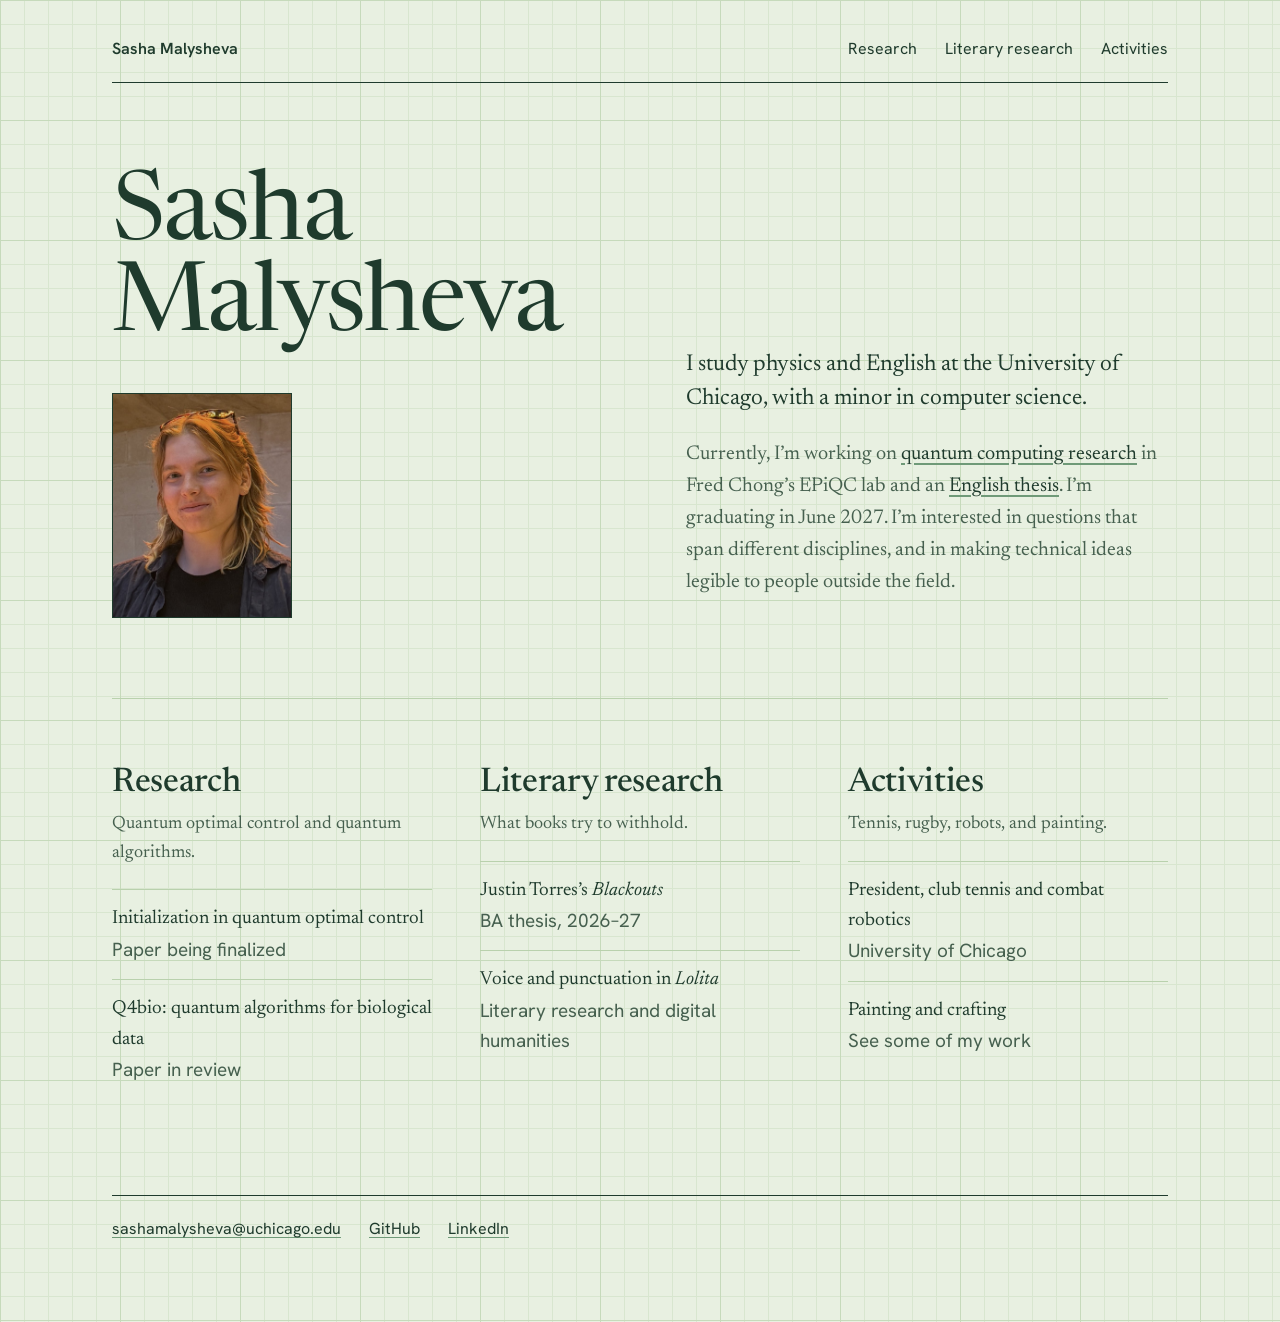
<file: index.html>
<!doctype html>
<html lang="en">
<head>
<meta charset="utf-8">
<meta name="viewport" content="width=device-width, initial-scale=1">
<title>Sasha Malysheva</title>
<meta name="description" content="Physics and English at the University of Chicago: quantum optimal control research, literary research, and painting.">
<link rel="preconnect" href="https://fonts.googleapis.com">
<link rel="preconnect" href="https://fonts.gstatic.com" crossorigin>
<link href="https://fonts.googleapis.com/css2?family=Newsreader:ital,opsz,wght@0,6..72,400;0,6..72,500;1,6..72,400&family=Hanken+Grotesk:wght@400;500;600&display=swap" rel="stylesheet">
<link rel="stylesheet" href="style.css">
</head>
<body>
<a class="skip" href="#main">Skip to content</a>
<div class="wrap">
<header class="site-header">
  <a class="wordmark" href="index.html">Sasha Malysheva</a>
  <nav class="site-nav" aria-label="Main">
    <ul>
      <li><a href="research.html">Research</a></li>
      <li><a href="literary.html">Literary research</a></li>
      <li><a href="activities.html">Activities</a></li>
    </ul>
  </nav>
</header>
<main id="main">

<section class="hero">
  <div class="hero-name">
    <h1>Sasha Malysheva</h1>
    <img class="portrait" src="images/sasha.jpg" alt="Sasha Malysheva" width="180" height="225">
  </div>
  <div class="hero-text">
    <p class="big">I study physics and English at the University of Chicago, with a minor in computer science.</p>
    <p class="soft">Currently, I&rsquo;m working on <a href="research.html">quantum computing research</a> in Fred Chong&rsquo;s EPiQC lab and an <a href="literary.html">English thesis</a>. I&rsquo;m graduating in June 2027. I&rsquo;m interested in questions that span different disciplines, and in making technical ideas legible to people outside the field.</p>
  </div>
</section>

<div class="columns">
  <section>
    <h2><a href="research.html">Research</a></h2>
    <p class="intro soft">Quantum optimal control and quantum algorithms.</p>
    <div class="item"><p>Initialization in quantum optimal control</p><p class="meta">Paper being finalized</p></div>
    <div class="item"><p>Q4bio: quantum algorithms for biological data</p><p class="meta">Paper in review</p></div>
  </section>
  <section>
    <h2><a href="literary.html">Literary research</a></h2>
    <p class="intro soft">What books try to withhold.</p>
    <div class="item"><p>Justin Torres&rsquo;s <i>Blackouts</i></p><p class="meta">BA thesis, 2026&ndash;27</p></div>
    <div class="item"><p>Voice and punctuation in <i>Lolita</i></p><p class="meta">Literary research and digital humanities</p></div>
  </section>
  <section>
    <h2><a href="activities.html">Activities</a></h2>
    <p class="intro soft">Tennis, rugby, robots, and painting.</p>
    <div class="item"><p>President, club tennis and combat robotics</p><p class="meta">University of Chicago</p></div>
    <div class="item"><p>Painting and crafting</p><p class="meta">See some of my work</p></div>
  </section>
</div>
</main>
<footer class="site-footer">
  <a href="mailto:sashamalysheva@uchicago.edu">sashamalysheva@uchicago.edu</a>
  <a href="https://github.com/s-a-s-h">GitHub</a>
  <a href="https://www.linkedin.com/in/sasha-malysheva-16aa75272/">LinkedIn</a>
</footer>
</div>
</body>
</html>
</file>
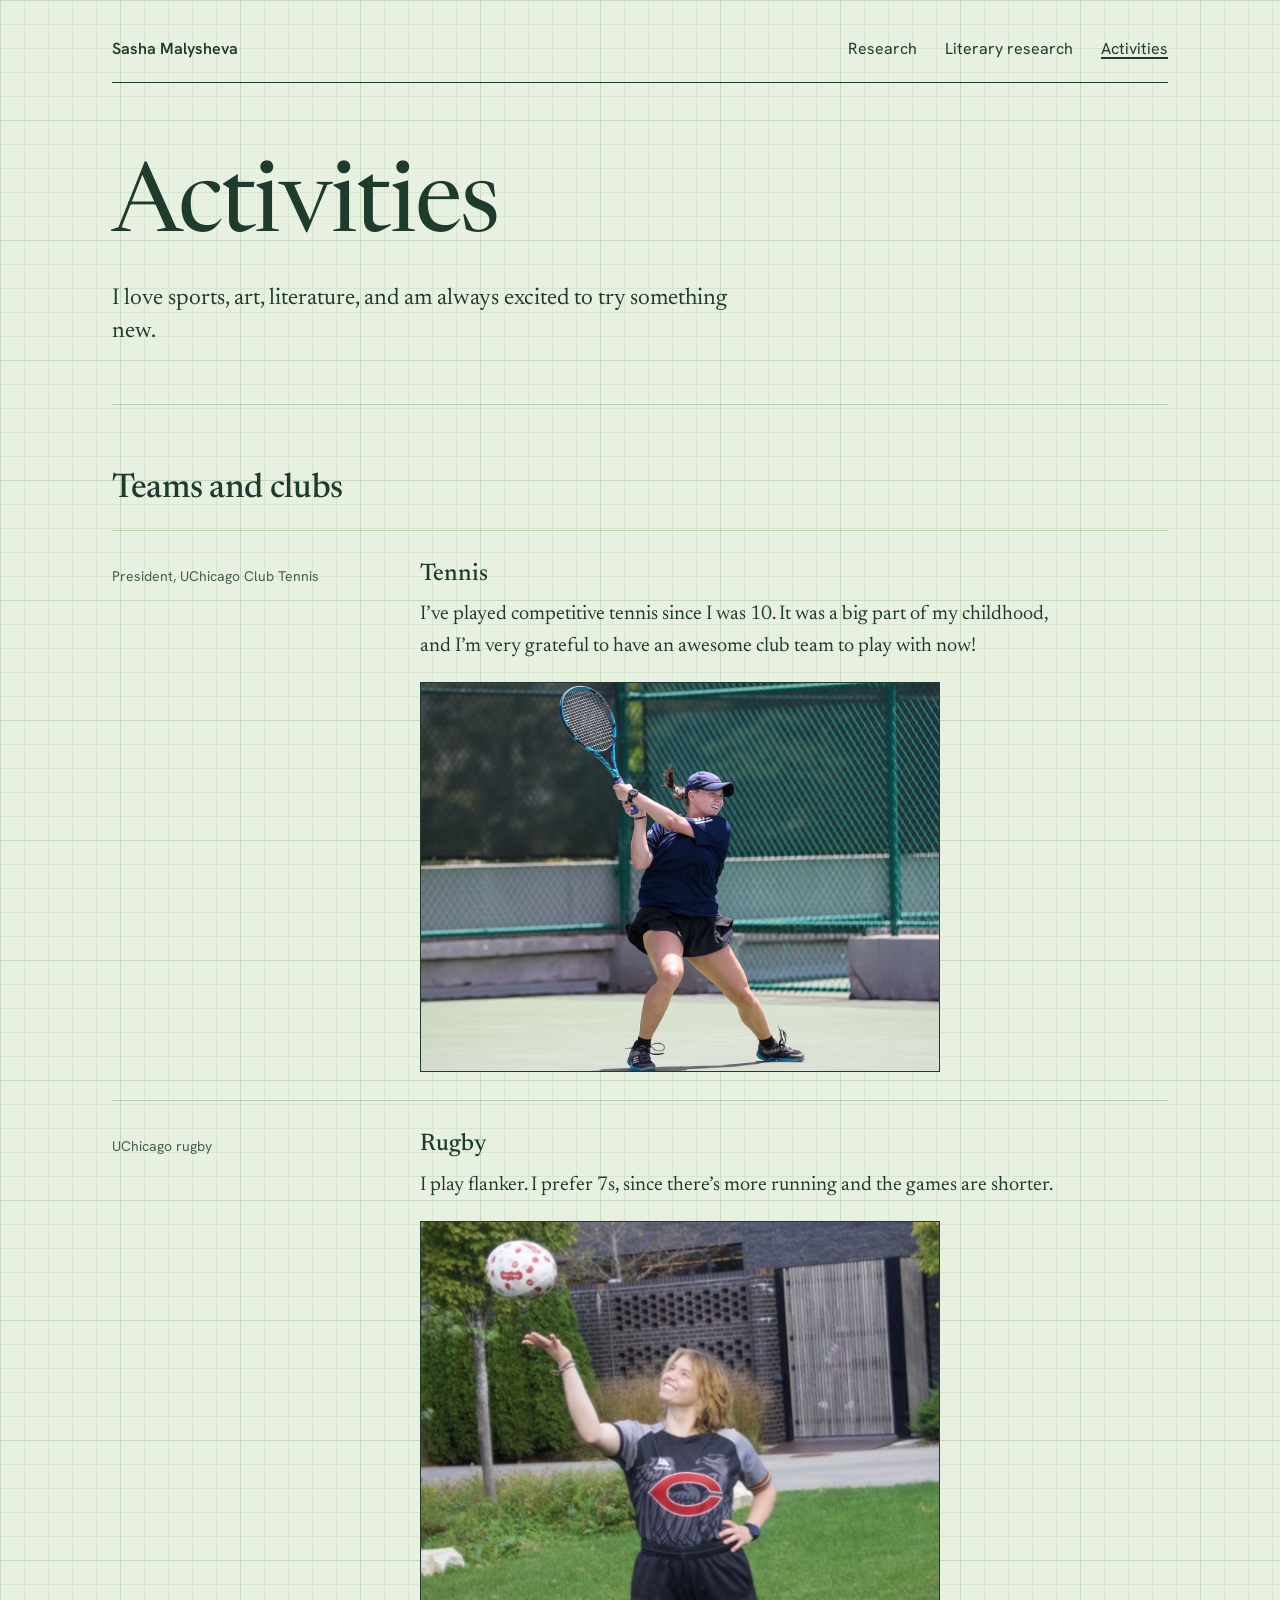
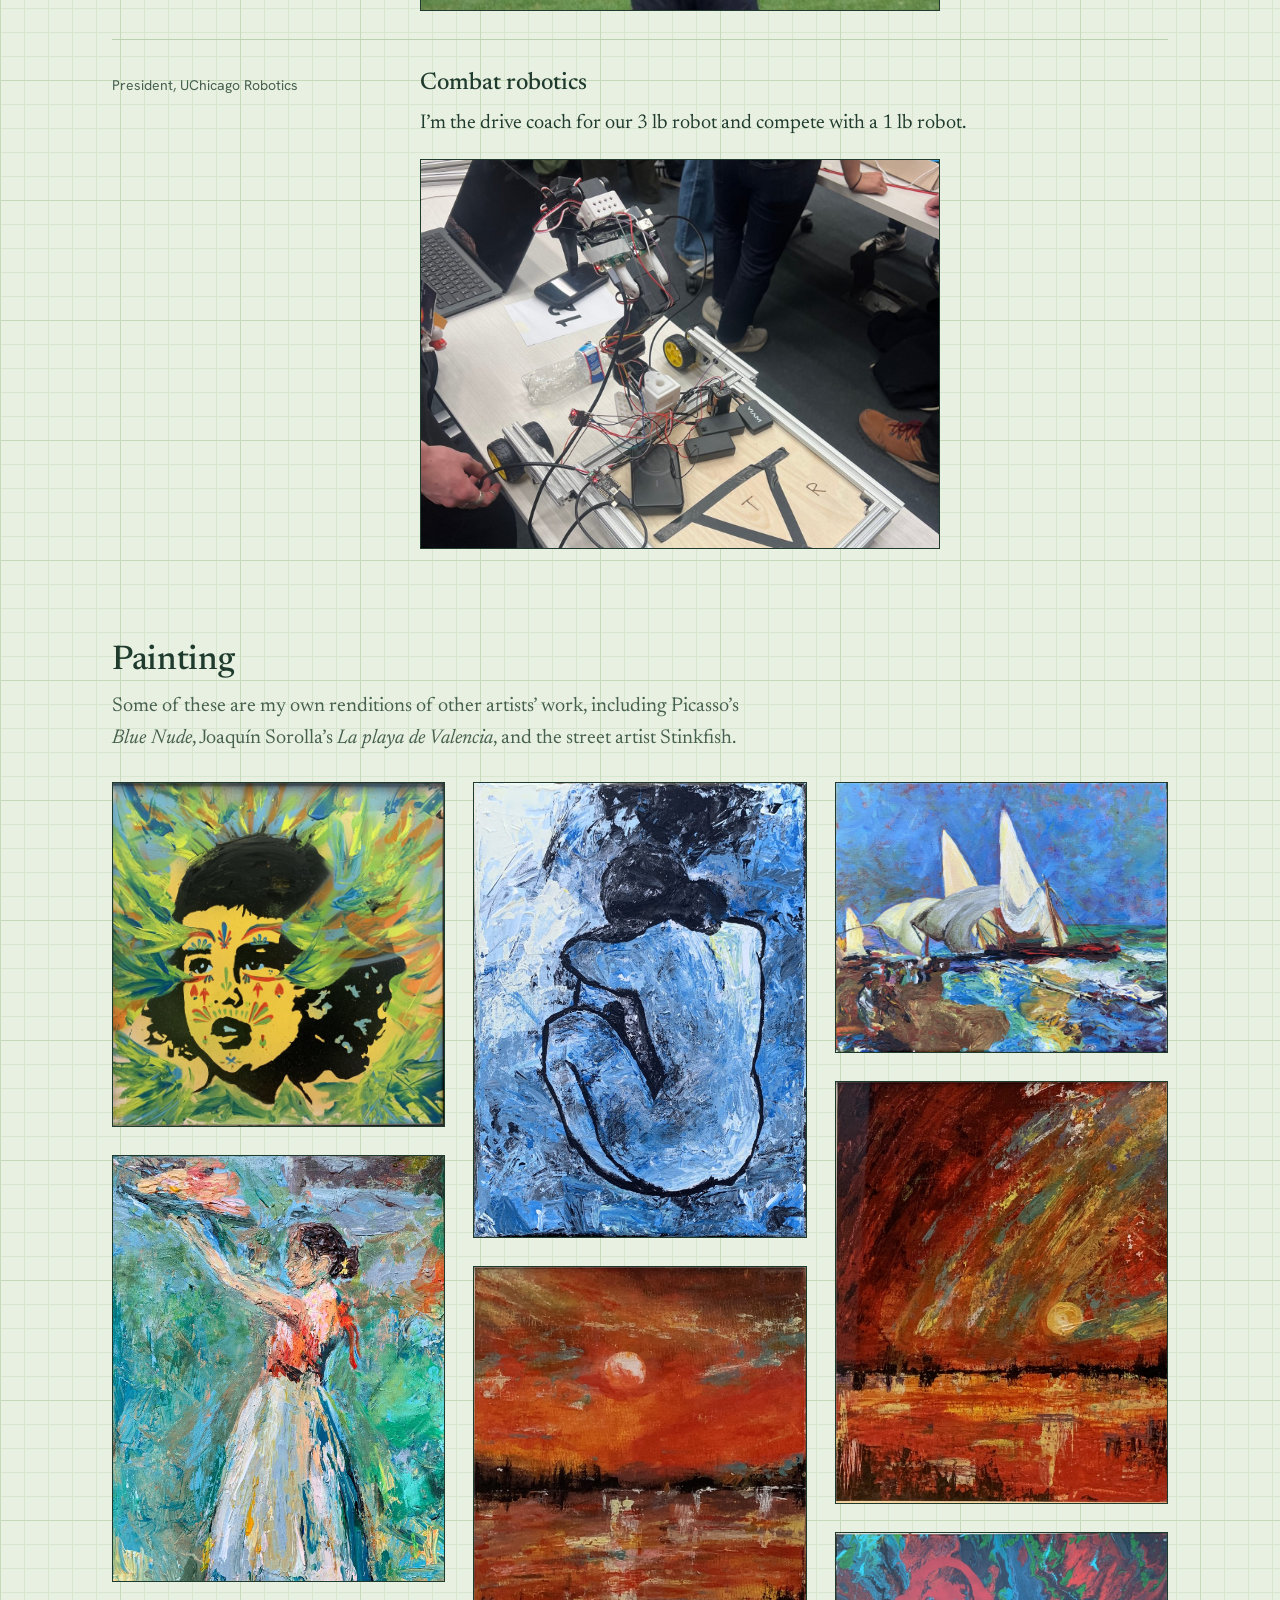
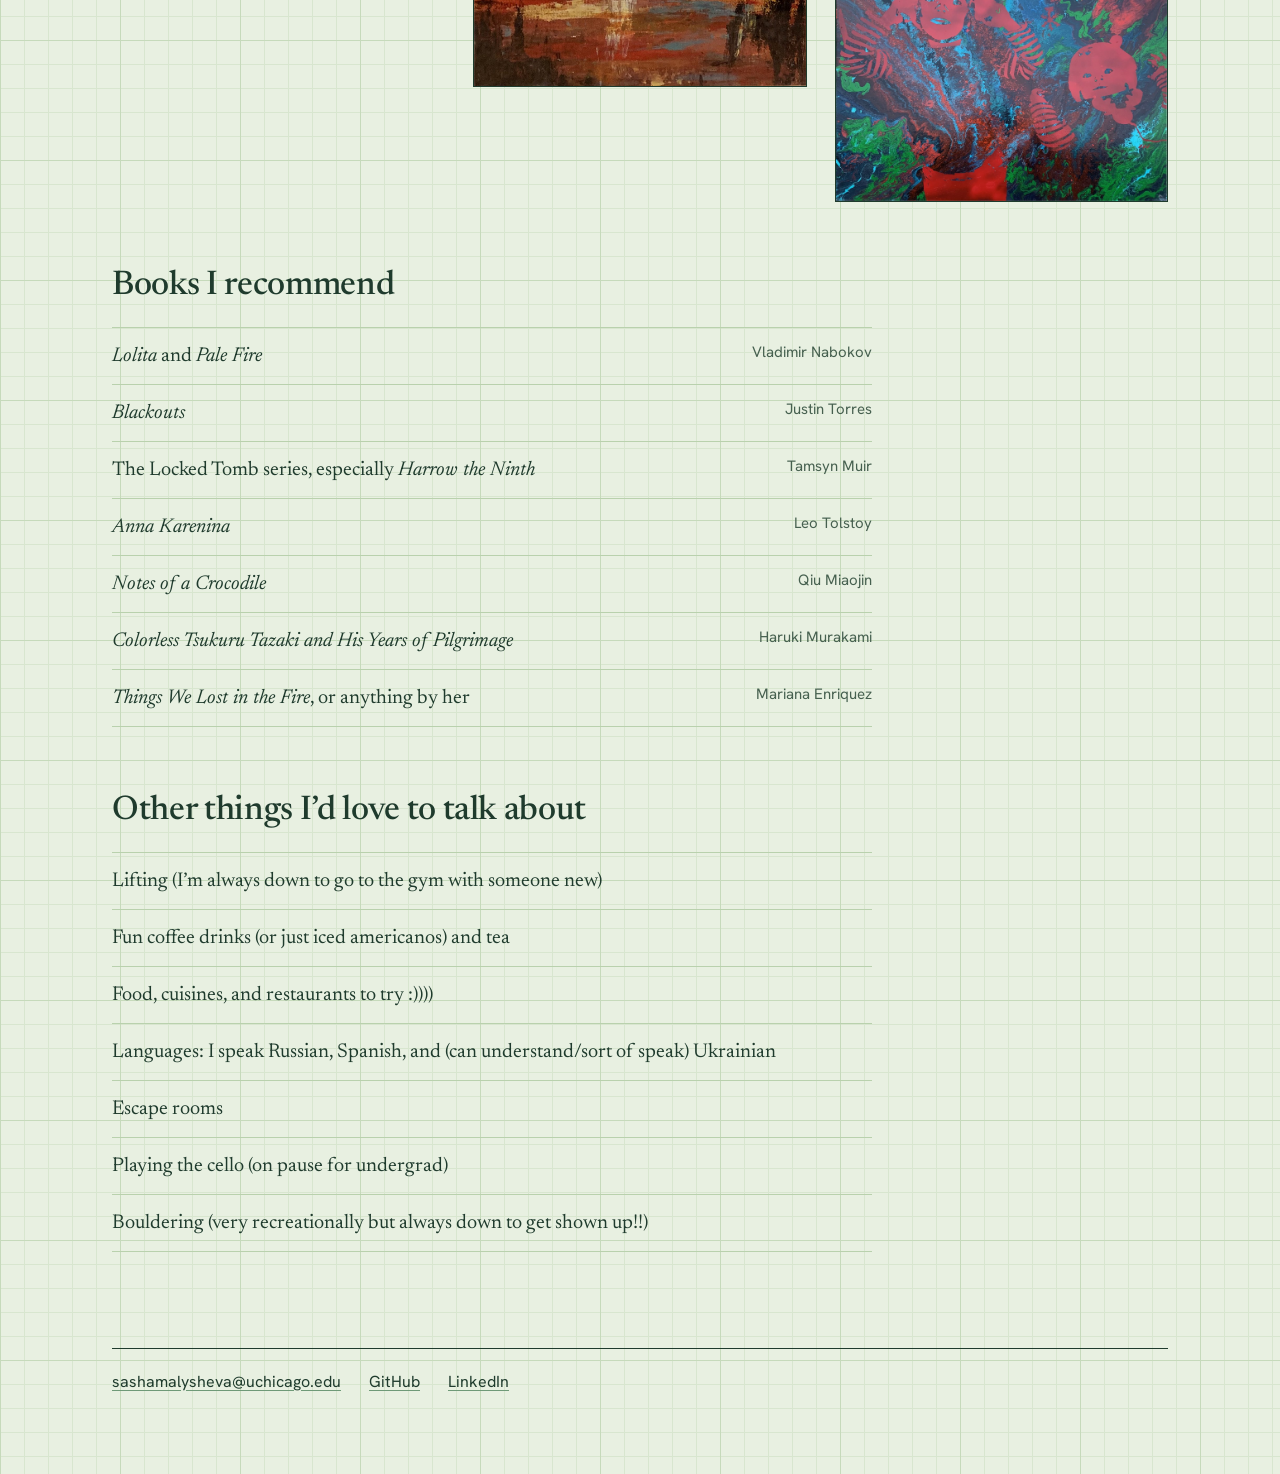
<file: activities.html>
<!doctype html>
<html lang="en">
<head>
<meta charset="utf-8">
<meta name="viewport" content="width=device-width, initial-scale=1">
<title>Activities — Sasha Malysheva</title>
<meta name="description" content="Painting, books, leadership, and other activities of Sasha Malysheva.">
<link rel="preconnect" href="https://fonts.googleapis.com">
<link rel="preconnect" href="https://fonts.gstatic.com" crossorigin>
<link href="https://fonts.googleapis.com/css2?family=Newsreader:ital,opsz,wght@0,6..72,400;0,6..72,500;1,6..72,400&family=Hanken+Grotesk:wght@400;500;600&display=swap" rel="stylesheet">
<link rel="stylesheet" href="style.css">
</head>
<body>
<a class="skip" href="#main">Skip to content</a>
<div class="wrap">
<header class="site-header">
  <a class="wordmark" href="index.html">Sasha Malysheva</a>
  <nav class="site-nav" aria-label="Main">
    <ul>
      <li><a href="research.html">Research</a></li>
      <li><a href="literary.html">Literary research</a></li>
      <li><a href="activities.html" aria-current="page">Activities</a></li>
    </ul>
  </nav>
</header>
<main id="main">

<section class="page-head">
  <h1>Activities</h1>
  <p class="lede">I love sports, art, literature, and am always excited to try something new.</p>
</section>

<section class="section">
  <h2>Teams and clubs</h2>
  <article class="entry">
    <div class="label">President, UChicago Club Tennis</div>
    <div><h3>Tennis</h3><p>I&rsquo;ve played competitive tennis since I was 10. It was a big part of my childhood, and I&rsquo;m very grateful to have an awesome club team to play with now!</p><img class="activity-photo" src="photos/tennis.jpg" alt="Sasha hitting a two-handed backhand on a tennis court" loading="lazy"></div>
  </article>
  <article class="entry">
    <div class="label">UChicago rugby</div>
    <div><h3>Rugby</h3><p>I play flanker. I prefer 7s, since there&rsquo;s more running and the games are shorter.</p><img class="activity-photo" src="photos/rugby.jpg" alt="Sasha in a UChicago rugby kit tossing a rugby ball" loading="lazy"></div>
  </article>
  <article class="entry">
    <div class="label">President, UChicago Robotics</div>
    <div><h3>Combat robotics</h3><p>I&rsquo;m the drive coach for our 3 lb robot and compete with a 1 lb robot.</p><img class="activity-photo" src="photos/robotics.jpg" alt="A robot with an arm and wheels on an aluminum frame, on a table at a robotics event" loading="lazy"></div>
  </article>
</section>

<section class="section">
  <h2>Painting</h2>
  <p class="soft">Some of these are my own renditions of other artists&rsquo; work, including Picasso&rsquo;s <i>Blue Nude</i>, Joaquín Sorolla&rsquo;s <i>La playa de Valencia</i>, and the street artist Stinkfish.</p>
  <div class="gallery">
    <figure><a href="art/stencil-portrait.jpg"><img src="art/stencil-portrait.jpg" alt="Stencil portrait with folk-art patterns on the face, surrounded by bright green, yellow, and blue brushstrokes; a rendition of a street art piece by Stinkfish" loading="lazy"></a></figure>
    <figure><a href="art/dancer.jpg"><img src="art/dancer.jpg" alt="Textured painting of a woman in a white skirt and orange top reaching upward against a green and blue background" loading="lazy"></a></figure>
    <figure><a href="art/after-picasso.jpg"><img src="art/after-picasso.jpg" alt="A crouching figure seen from behind in blues and black; a rendition of Picasso&rsquo;s Blue Nude" loading="lazy"></a></figure>
    <figure><a href="art/red-sunset.jpg"><img src="art/red-sunset.jpg" alt="Red and orange sky over water with a pale sun and reflections" loading="lazy"></a></figure>
    <figure><a href="art/sailboats.jpg"><img src="art/sailboats.jpg" alt="White sails on fishing boats along a shore under a bright blue sky; a rendition of Joaquín Sorolla&rsquo;s La playa de Valencia" loading="lazy"></a></figure>
    <figure><a href="art/red-sky.jpg"><img src="art/red-sky.jpg" alt="Sweeping red, gold, and teal brushstrokes over a dark horizon and reflective water" loading="lazy"></a></figure>
    <figure><a href="art/two-figures.jpg"><img src="art/two-figures.jpg" alt="Two red stenciled children against a swirling poured-paint background of red, blue, and green" loading="lazy"></a></figure>
  </div>
</section>

<section class="section">
  <h2>Books I recommend</h2>
  <ul class="list books">
    <li><span><i>Lolita</i> and <i>Pale Fire</i></span><span class="author">Vladimir Nabokov</span></li>
    <li><i>Blackouts</i><span class="author">Justin Torres</span></li>
    <li><span>The Locked Tomb series, especially <i>Harrow the Ninth</i></span><span class="author">Tamsyn Muir</span></li>
    <li><i>Anna Karenina</i><span class="author">Leo Tolstoy</span></li>
    <li><i>Notes of a Crocodile</i><span class="author">Qiu Miaojin</span></li>
    <li><i>Colorless Tsukuru Tazaki and His Years of Pilgrimage</i><span class="author">Haruki Murakami</span></li>
    <li><span><i>Things We Lost in the Fire</i>, or anything by her</span><span class="author">Mariana Enriquez</span></li>
  </ul>
</section>

<section class="section">
  <h2>Other things I&rsquo;d love to talk about</h2>
  <ul class="list">
    <li>Lifting (I&rsquo;m always down to go to the gym with someone new)</li>
    <li>Fun coffee drinks (or just iced americanos) and tea</li>
    <li>Food, cuisines, and restaurants to try :))))</li>
    <li>Languages: I speak Russian, Spanish, and (can understand/sort of speak) Ukrainian</li>
    <li>Escape rooms</li>
    <li>Playing the cello (on pause for undergrad)</li>
    <li>Bouldering (very recreationally but always down to get shown up!!)</li>
  </ul>
</section>
</main>
<footer class="site-footer">
  <a href="mailto:sashamalysheva@uchicago.edu">sashamalysheva@uchicago.edu</a>
  <a href="https://github.com/s-a-s-h">GitHub</a>
  <a href="https://www.linkedin.com/in/sasha-malysheva-16aa75272/">LinkedIn</a>
</footer>
</div>
</body>
</html>
</file>
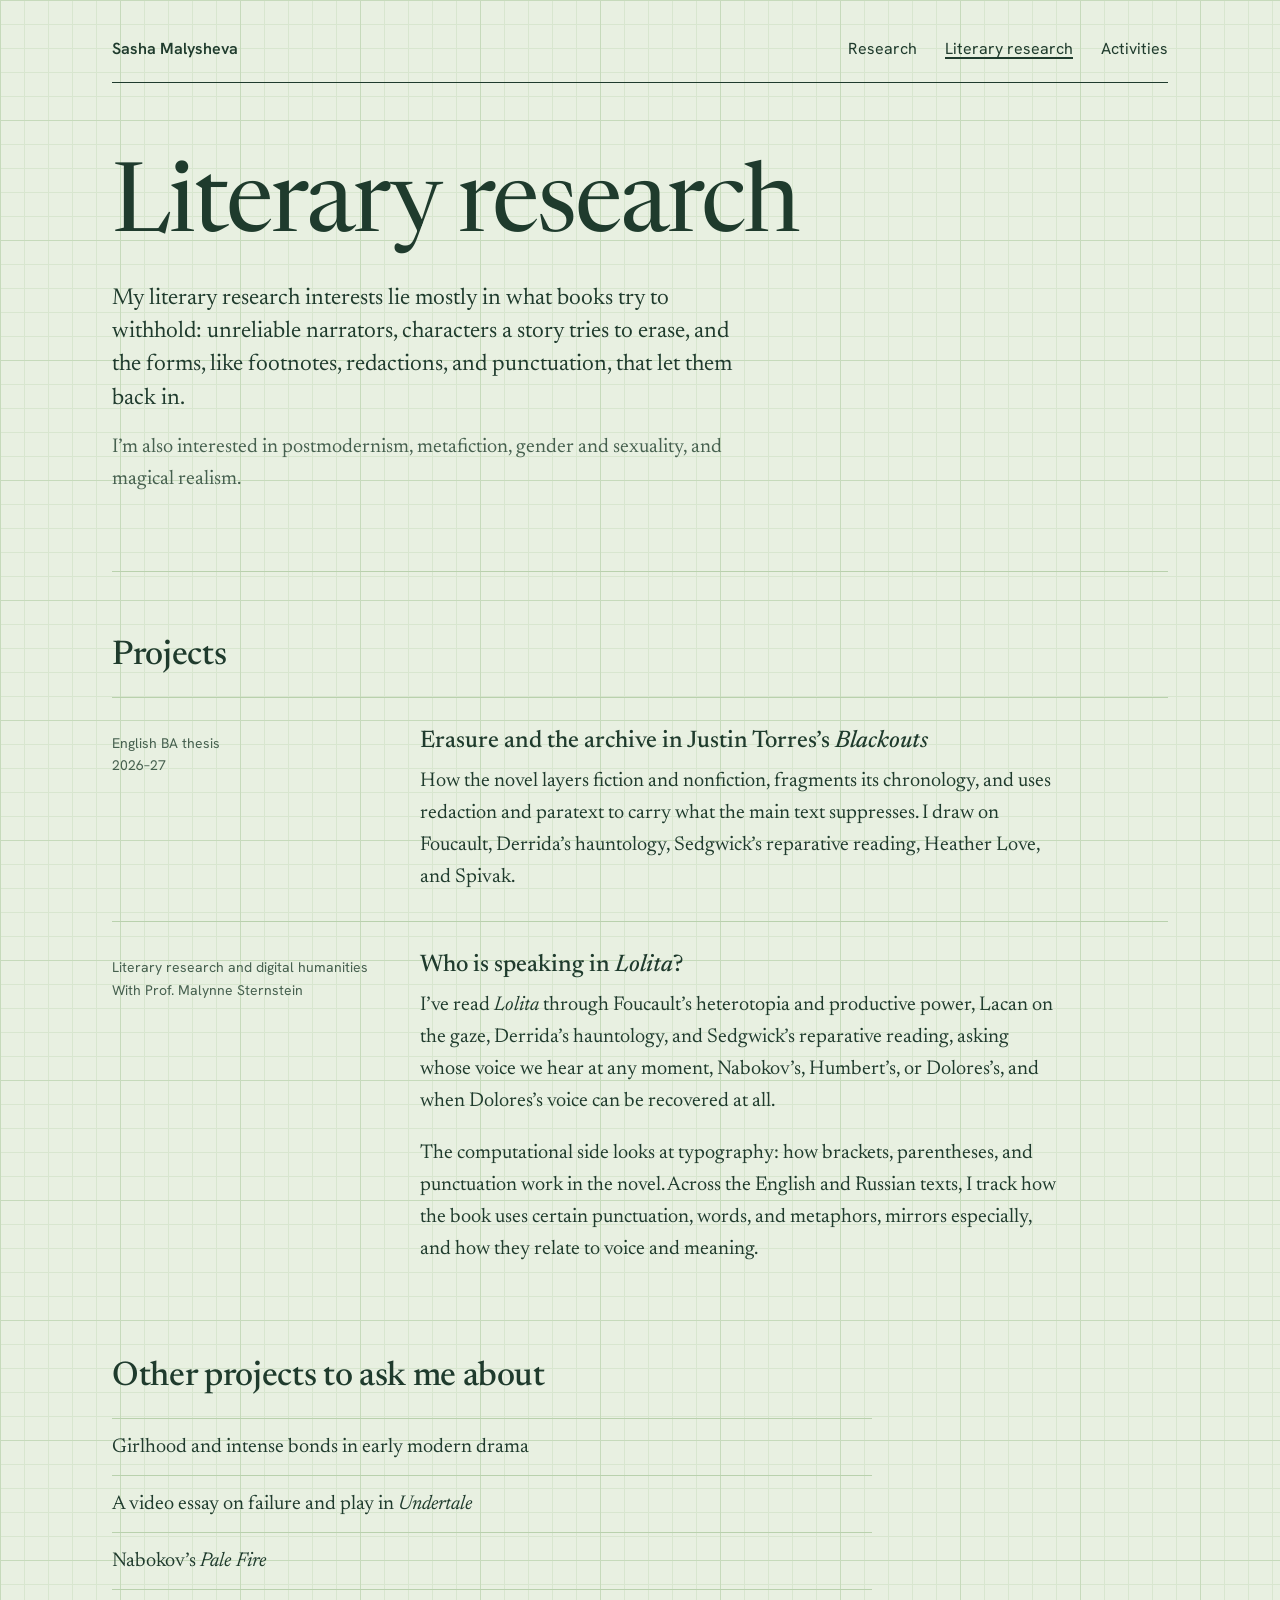
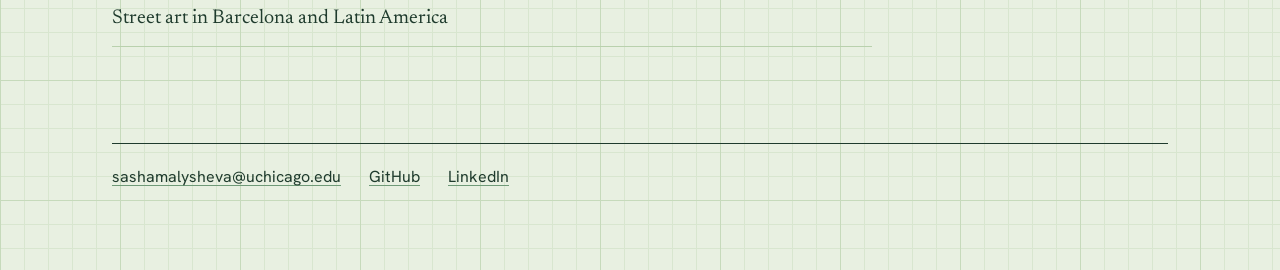
<file: literary.html>
<!doctype html>
<html lang="en">
<head>
<meta charset="utf-8">
<meta name="viewport" content="width=device-width, initial-scale=1">
<title>Literary research — Sasha Malysheva</title>
<meta name="description" content="Literary research by Sasha Malysheva: Justin Torres, Nabokov, early modern drama, street art.">
<link rel="preconnect" href="https://fonts.googleapis.com">
<link rel="preconnect" href="https://fonts.gstatic.com" crossorigin>
<link href="https://fonts.googleapis.com/css2?family=Newsreader:ital,opsz,wght@0,6..72,400;0,6..72,500;1,6..72,400&family=Hanken+Grotesk:wght@400;500;600&display=swap" rel="stylesheet">
<link rel="stylesheet" href="style.css">
</head>
<body>
<a class="skip" href="#main">Skip to content</a>
<div class="wrap">
<header class="site-header">
  <a class="wordmark" href="index.html">Sasha Malysheva</a>
  <nav class="site-nav" aria-label="Main">
    <ul>
      <li><a href="research.html">Research</a></li>
      <li><a href="literary.html" aria-current="page">Literary research</a></li>
      <li><a href="activities.html">Activities</a></li>
    </ul>
  </nav>
</header>
<main id="main">

<section class="page-head">
  <h1>Literary research</h1>
  <p class="lede">My literary research interests lie mostly in what books try to withhold: unreliable narrators, characters a story tries to erase, and the forms, like footnotes, redactions, and punctuation, that let them back in.</p>
  <p class="soft" style="max-width:640px;margin-top:16px">I&rsquo;m also interested in postmodernism, metafiction, gender and sexuality, and magical realism.</p>
</section>

<section class="section">
  <h2>Projects</h2>
  <article class="entry">
    <div class="label">English BA thesis<br>2026&ndash;27</div>
    <div>
      <h3>Erasure and the archive in Justin Torres&rsquo;s <i>Blackouts</i></h3>
      <p>How the novel layers fiction and nonfiction, fragments its chronology, and uses redaction and paratext to carry what the main text suppresses. I draw on Foucault, Derrida&rsquo;s hauntology, Sedgwick&rsquo;s reparative reading, Heather Love, and Spivak.</p>
    </div>
  </article>
  <article class="entry">
    <div class="label">Literary research and digital humanities<br>With Prof. Malynne Sternstein</div>
    <div>
      <h3>Who is speaking in <i>Lolita</i>?</h3>
      <p>I&rsquo;ve read <i>Lolita</i> through Foucault&rsquo;s heterotopia and productive power, Lacan on the gaze, Derrida&rsquo;s hauntology, and Sedgwick&rsquo;s reparative reading, asking whose voice we hear at any moment, Nabokov&rsquo;s, Humbert&rsquo;s, or Dolores&rsquo;s, and when Dolores&rsquo;s voice can be recovered at all.</p>
      <p>The computational side looks at typography: how brackets, parentheses, and punctuation work in the novel. Across the English and Russian texts, I track how the book uses certain punctuation, words, and metaphors, mirrors especially, and how they relate to voice and meaning.</p>
    </div>
  </article>
</section>

<section class="section">
  <h2>Other projects to ask me about</h2>
  <ul class="list">
    <li>Girlhood and intense bonds in early modern drama <!-- TODO: link your zine --></li>
    <li>A video essay on failure and play in <i>Undertale</i></li>
    <li>Nabokov&rsquo;s <i>Pale Fire</i></li>
    <li>Street art in Barcelona and Latin America</li>
  </ul>
</section>
</main>
<footer class="site-footer">
  <a href="mailto:sashamalysheva@uchicago.edu">sashamalysheva@uchicago.edu</a>
  <a href="https://github.com/s-a-s-h">GitHub</a>
  <a href="https://www.linkedin.com/in/sasha-malysheva-16aa75272/">LinkedIn</a>
</footer>
</div>
</body>
</html>
</file>
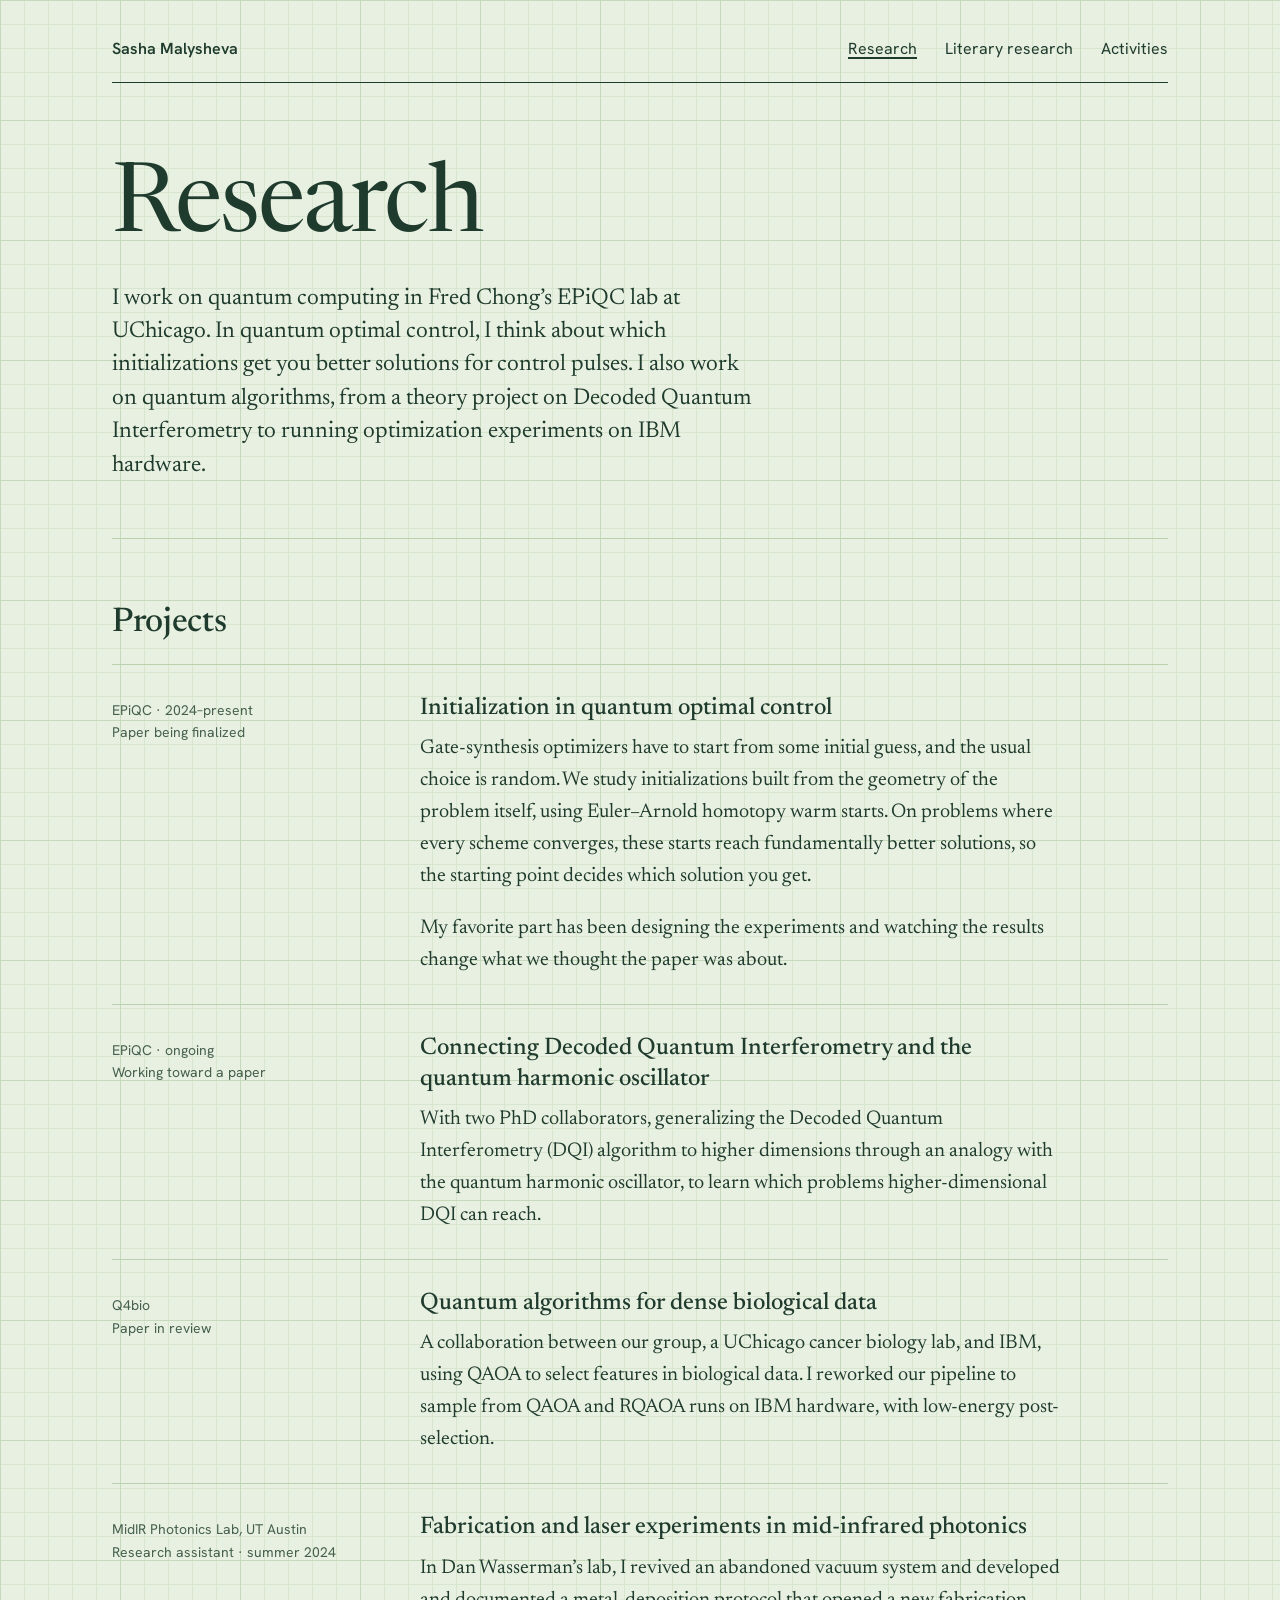
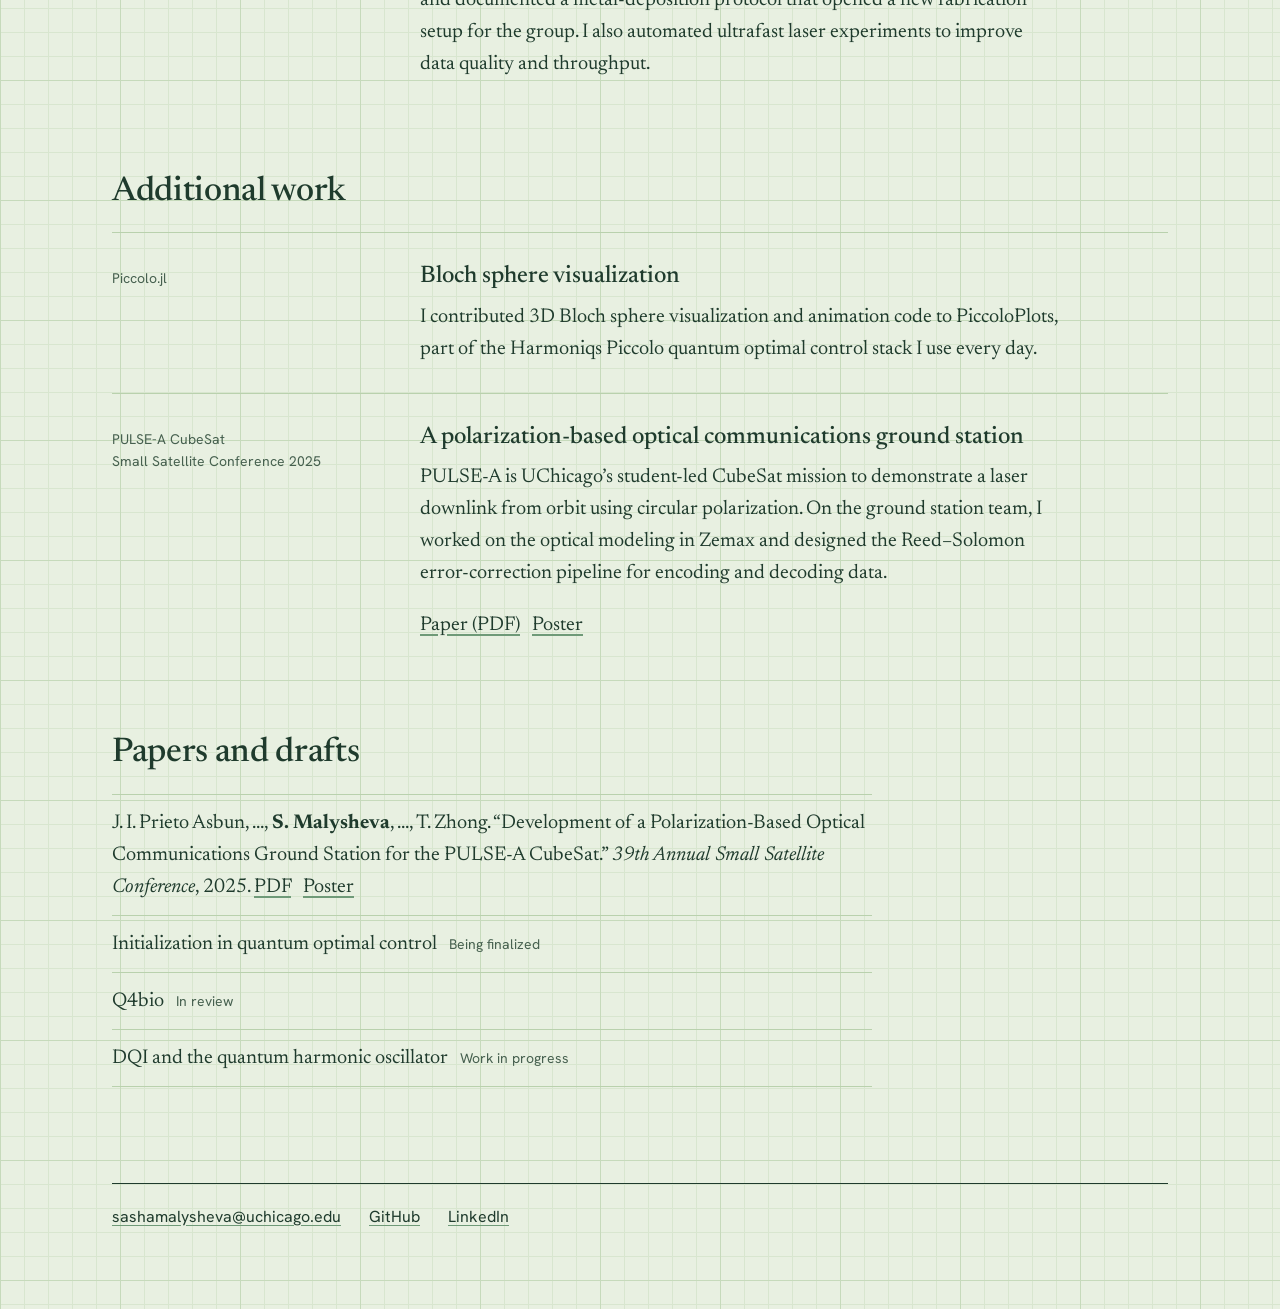
<file: research.html>
<!doctype html>
<html lang="en">
<head>
<meta charset="utf-8">
<meta name="viewport" content="width=device-width, initial-scale=1">
<title>Research — Sasha Malysheva</title>
<meta name="description" content="Quantum optimal control and quantum algorithms research by Sasha Malysheva.">
<link rel="preconnect" href="https://fonts.googleapis.com">
<link rel="preconnect" href="https://fonts.gstatic.com" crossorigin>
<link href="https://fonts.googleapis.com/css2?family=Newsreader:ital,opsz,wght@0,6..72,400;0,6..72,500;1,6..72,400&family=Hanken+Grotesk:wght@400;500;600&display=swap" rel="stylesheet">
<link rel="stylesheet" href="style.css">
</head>
<body>
<a class="skip" href="#main">Skip to content</a>
<div class="wrap">
<header class="site-header">
  <a class="wordmark" href="index.html">Sasha Malysheva</a>
  <nav class="site-nav" aria-label="Main">
    <ul>
      <li><a href="research.html" aria-current="page">Research</a></li>
      <li><a href="literary.html">Literary research</a></li>
      <li><a href="activities.html">Activities</a></li>
    </ul>
  </nav>
</header>
<main id="main">

<section class="page-head">
  <h1>Research</h1>
  <p class="lede">I work on quantum computing in Fred Chong&rsquo;s EPiQC lab at UChicago. In quantum optimal control, I think about which initializations get you better solutions for control pulses. I also work on quantum algorithms, from a theory project on Decoded Quantum Interferometry to running optimization experiments on IBM hardware.</p>
</section>

<section class="section">
  <h2>Projects</h2>
  <article class="entry">
    <div class="label">EPiQC &middot; 2024&ndash;present<br>Paper being finalized</div>
    <div>
      <h3>Initialization in quantum optimal control</h3>
      <p>Gate-synthesis optimizers have to start from some initial guess, and the usual choice is random. We study initializations built from the geometry of the problem itself, using Euler&ndash;Arnold homotopy warm starts. On problems where every scheme converges, these starts reach fundamentally better solutions, so the starting point decides which solution you get.</p>
      <p>My favorite part has been designing the experiments and watching the results change what we thought the paper was about.</p>
    </div>
  </article>
  <article class="entry">
    <div class="label">EPiQC &middot; ongoing<br>Working toward a paper</div>
    <div>
      <h3>Connecting Decoded Quantum Interferometry and the quantum harmonic oscillator</h3>
      <p>With two PhD collaborators, generalizing the Decoded Quantum Interferometry (DQI) algorithm to higher dimensions through an analogy with the quantum harmonic oscillator, to learn which problems higher-dimensional DQI can reach.</p>
    </div>
  </article>
  <article class="entry">
    <div class="label">Q4bio<br>Paper in review</div>
    <div>
      <h3>Quantum algorithms for dense biological data</h3>
      <p>A collaboration between our group, a UChicago cancer biology lab, and IBM, using QAOA to select features in biological data. I reworked our pipeline to sample from QAOA and RQAOA runs on IBM hardware, with low-energy post-selection.</p>
    </div>
  </article>
  <article class="entry">
    <div class="label">MidIR Photonics Lab, UT Austin<br>Research assistant &middot; summer 2024</div>
    <div>
      <h3>Fabrication and laser experiments in mid-infrared photonics</h3>
      <p>In Dan Wasserman&rsquo;s lab, I revived an abandoned vacuum system and developed and documented a metal-deposition protocol that opened a new fabrication setup for the group. I also automated ultrafast laser experiments to improve data quality and throughput.</p>
    </div>
  </article>
</section>

<section class="section">
  <h2>Additional work</h2>
  <article class="entry">
    <div class="label">Piccolo.jl</div>
    <div>
      <h3>Bloch sphere visualization</h3>
      <p>I contributed 3D Bloch sphere visualization and animation code to PiccoloPlots, part of the Harmoniqs Piccolo quantum optimal control stack I use every day.</p>
    </div>
  </article>
  <article class="entry">
    <div class="label">PULSE-A CubeSat<br>Small Satellite Conference 2025</div>
    <div>
      <h3>A polarization-based optical communications ground station</h3>
      <p>PULSE-A is UChicago&rsquo;s student-led CubeSat mission to demonstrate a laser downlink from orbit using circular polarization. On the ground station team, I worked on the optical modeling in Zemax and designed the Reed&ndash;Solomon error-correction pipeline for encoding and decoding data.</p>
      <p><a href="papers/pulse-a-ground-station-smallsat-2025.pdf">Paper (PDF)</a> &nbsp; <a href="https://digitalcommons.usu.edu/smallsat/2025/all2025/57/">Poster</a></p>
    </div>
  </article>
</section>

<section class="section">
  <h2>Papers and drafts</h2>
  <ul class="list">
    <li>J. I. Prieto Asbun, &hellip;, <strong>S. Malysheva</strong>, &hellip;, T. Zhong. &ldquo;Development of a Polarization-Based Optical Communications Ground Station for the PULSE-A CubeSat.&rdquo; <i>39th Annual Small Satellite Conference</i>, 2025. <a href="papers/pulse-a-ground-station-smallsat-2025.pdf">PDF</a> &nbsp; <a href="https://digitalcommons.usu.edu/smallsat/2025/all2025/57/">Poster</a></li>
    <li>Initialization in quantum optimal control <span class="meta" style="display:inline">&nbsp; Being finalized</span></li>
    <li>Q4bio <span class="meta" style="display:inline">&nbsp; In review</span></li>
    <li>DQI and the quantum harmonic oscillator <span class="meta" style="display:inline">&nbsp; Work in progress</span></li>
  </ul>
</section>
</main>
<footer class="site-footer">
  <a href="mailto:sashamalysheva@uchicago.edu">sashamalysheva@uchicago.edu</a>
  <a href="https://github.com/s-a-s-h">GitHub</a>
  <a href="https://www.linkedin.com/in/sasha-malysheva-16aa75272/">LinkedIn</a>
</footer>
</div>
</body>
</html>
</file>
<file: style.css>
/* sashamalysheva.com — green graph paper, deep green ink, Newsreader + Hanken Grotesk */

:root {
  --paper: #e8f0e1;
  --grid: #d8e6cf;
  --grid-strong: #c6dabb;
  --ink: #1f3b2d;
  --ink-soft: #46604f;
  --rule: #b9d1ad;
  --link: #6f9a78;

  --serif: "Newsreader", Georgia, serif;
  --sans: "Hanken Grotesk", system-ui, sans-serif;
}

* { box-sizing: border-box; }

body {
  margin: 0;
  color: var(--ink);
  font-family: var(--serif);
  font-size: 20px;
  line-height: 1.6;
  background-color: var(--paper);
  background-image:
    linear-gradient(var(--grid-strong) 1px, transparent 1px),
    linear-gradient(90deg, var(--grid-strong) 1px, transparent 1px),
    linear-gradient(var(--grid) 1px, transparent 1px),
    linear-gradient(90deg, var(--grid) 1px, transparent 1px);
  background-size: 120px 120px, 120px 120px, 24px 24px, 24px 24px;
}

a {
  color: var(--ink);
  text-decoration-color: var(--link);
  text-underline-offset: 0.2em;
}
a:hover { color: #2f6b3f; }
:focus-visible { outline: 2px solid var(--ink); outline-offset: 3px; }

.skip { position: absolute; left: -999px; }
.skip:focus { left: 1rem; top: 1rem; background: var(--paper); padding: .4rem .7rem; }

.wrap { max-width: 1120px; margin: 0 auto; padding: 0 32px 80px; }

/* header + footer */
.site-header {
  display: flex; flex-wrap: wrap; justify-content: space-between; align-items: baseline;
  gap: 12px 32px; padding: 36px 0 20px;
  border-bottom: 1.5px solid var(--ink);
  font-family: var(--sans); font-size: 16px;
}
.site-header a { text-decoration: none; }
.wordmark { font-weight: 600; }
.site-nav ul { display: flex; flex-wrap: wrap; gap: 6px 28px; margin: 0; padding: 0; list-style: none; }
.site-nav a[aria-current="page"] { text-decoration: underline; text-decoration-thickness: 1.5px; }

.site-footer {
  margin-top: 96px; padding-top: 20px; border-top: 1.5px solid var(--ink);
  display: flex; flex-wrap: wrap; gap: 8px 28px;
  font-family: var(--sans); font-size: 16px;
}

/* type */
h1, h2, h3 { font-weight: 400; margin: 0; }
h1 { font-size: clamp(56px, 9vw, 96px); line-height: 0.95; letter-spacing: -0.02em; }
h2 { font-size: 34px; font-weight: 500; letter-spacing: -0.01em; line-height: 1.2; }
h3 { font-size: 24px; font-weight: 500; line-height: 1.3; }
p { margin: 0 0 1em; }
.soft { color: var(--ink-soft); }
.meta { font-family: var(--sans); font-size: 14px; color: var(--ink-soft); margin: 2px 0 0; }

/* home hero */
.hero {
  display: flex; flex-wrap: wrap; gap: 40px 72px;
  padding: 88px 0 80px; border-bottom: 1px solid var(--rule);
}
.hero-name { flex: 1 1 420px; }
.hero-text { flex: 1 1 400px; max-width: 520px; align-self: flex-end; }
.hero-text .big { font-size: 23px; line-height: 1.45; }
.portrait {
  width: 180px; height: 225px; object-fit: cover; display: block;
  border: 1.5px solid var(--ink); margin-top: 40px;
}

/* home columns */
.columns {
  display: grid; grid-template-columns: repeat(auto-fit, minmax(280px, 1fr));
  gap: 48px; padding-top: 64px;
}
.columns h2 a { text-decoration: none; }
.columns h2 a:hover { text-decoration: underline; }
.columns .intro { font-size: 18px; margin: 6px 0 22px; }
.item { padding: 14px 0; border-top: 1px solid var(--rule); }
.item p { margin: 0; font-size: 19px; }

/* inner pages */
.page-head { padding: 80px 0 56px; border-bottom: 1px solid var(--rule); }
.page-head .lede { font-size: 23px; line-height: 1.45; max-width: 640px; margin: 28px 0 0; }

.section { margin-top: 64px; }
.section > h2 { margin-bottom: 8px; }
.section > .soft { max-width: 640px; }

.entry {
  display: grid; grid-template-columns: minmax(0, 260px) minmax(0, 640px);
  gap: 8px 48px; padding: 28px 0; border-top: 1px solid var(--rule);
}
.entry:first-of-type { margin-top: 20px; }
.entry .label { font-family: var(--sans); font-size: 14px; color: var(--ink-soft); padding-top: 6px; }
.entry h3 { margin-bottom: 8px; }
.entry p:last-child { margin-bottom: 0; }
@media (max-width: 760px) { .entry { grid-template-columns: 1fr; } }

.list { list-style: none; padding: 0; margin: 20px 0 0; max-width: 760px; }
.list li { padding: 12px 0; border-top: 1px solid var(--rule); }
.list li:last-child { border-bottom: 1px solid var(--rule); }
.books li { display: flex; flex-wrap: wrap; justify-content: space-between; gap: 4px 24px; }
.books .author { font-family: var(--sans); font-size: 15px; color: var(--ink-soft); }

/* art */
.gallery { columns: 3 260px; column-gap: 28px; margin-top: 28px; }
.gallery figure { break-inside: avoid; margin: 0 0 28px; }
.gallery img {
  width: 100%; height: auto; display: block;
  border: 1.5px solid var(--ink);
}
.gallery figcaption { font-family: var(--sans); font-size: 14px; color: var(--ink-soft); margin-top: 8px; }

.activity-photo {
  display: block; width: 100%; max-width: 520px; aspect-ratio: 4 / 3; object-fit: cover;
  margin-top: 18px; border: 1.5px solid var(--ink);
}
</file>
